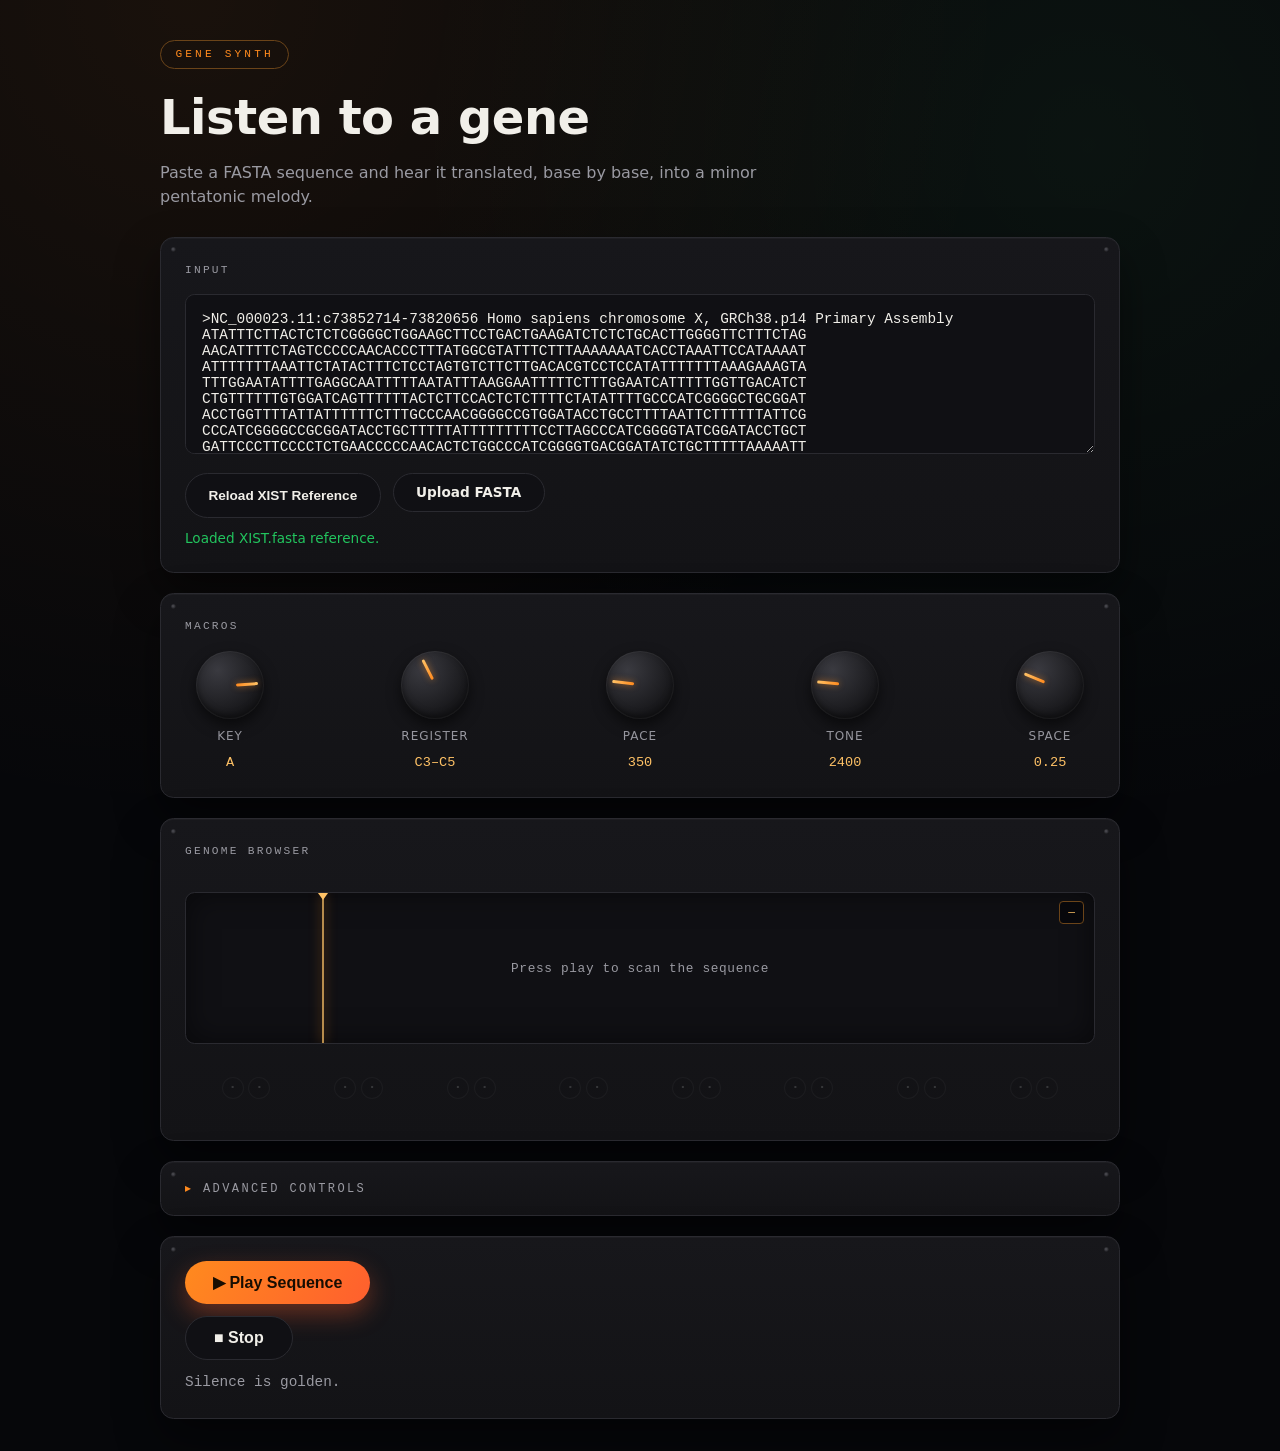
<file: fasta_synth/index.html>
<!DOCTYPE html>
<html lang="en">
<head>
  <meta charset="UTF-8">
  <meta name="viewport" content="width=device-width, initial-scale=1.0">
  <title>Gene Synth — FASTA to Monophonic Synth</title>
  <link rel="stylesheet" href="styles.css">
</head>
<body>
  <div id="mobileReminder" class="mobile-reminder hidden" role="dialog" aria-live="polite" aria-modal="true">
    <div class="mobile-reminder__card">
      <h2>Sound tip for phones</h2>
      <p>Many phones mute Web Audio when the device is in silent or vibrate mode. Flip the hardware mute switch off or raise the ringer volume before you hit play.</p>
      <button id="dismissReminderBtn" type="button">I'm ready to listen</button>
    </div>
  </div>

  <main class="rack">
    <header class="rack-header">
      <div class="rack-header__badge">GENE SYNTH</div>
      <h1>Listen to a gene</h1>
      <p>Paste a FASTA sequence and hear it translated, base by base, into a minor pentatonic melody.</p>
    </header>

    <section class="panel fasta-panel">
      <div class="panel__label">Input</div>
      <textarea id="fastaInput" placeholder=">seq&#10;ACGTTGCA..." spellcheck="false"></textarea>
      <div class="fasta-actions">
        <button id="reloadDefaultBtn" type="button" class="ghost-btn">Reload XIST Reference</button>
        <label class="file-upload ghost-btn">
          <input type="file" id="fastaFile" accept=".fa,.fasta,.fna,.txt">
          <span>Upload FASTA</span>
        </label>
      </div>
      <p id="fastaStatus" class="status-subtle">Loading XIST.fasta...</p>
    </section>

    <section class="panel macro-panel">
      <div class="panel__label">Macros</div>
      <div class="knob-row">

        <div class="knob-unit">
          <div class="knob" data-target="keySelect" data-type="select" tabindex="0">
            <div class="knob__dial"><div class="knob__indicator"></div></div>
          </div>
          <div class="knob__name">Key</div>
          <output for="keySelect" id="keySelectValue" class="knob__value">A</output>
        </div>

        <div class="knob-unit">
          <div class="knob" data-target="registerSelect" data-type="select" tabindex="0">
            <div class="knob__dial"><div class="knob__indicator"></div></div>
          </div>
          <div class="knob__name">Register</div>
          <output for="registerSelect" id="registerSelectValue" class="knob__value">C3–C5</output>
        </div>

        <div class="knob-unit">
          <div class="knob" data-target="noteLength" data-type="range" tabindex="0">
            <div class="knob__dial"><div class="knob__indicator"></div></div>
          </div>
          <div class="knob__name">Pace</div>
          <output for="noteLength" id="noteLengthValue" class="knob__value">350</output>
        </div>

        <div class="knob-unit">
          <div class="knob" data-target="filterCutoff" data-type="range" tabindex="0">
            <div class="knob__dial"><div class="knob__indicator"></div></div>
          </div>
          <div class="knob__name">Tone</div>
          <output for="filterCutoff" id="filterCutoffValue" class="knob__value">2400</output>
        </div>

        <div class="knob-unit">
          <div class="knob" data-target="delayMix" data-type="range" tabindex="0">
            <div class="knob__dial"><div class="knob__indicator"></div></div>
          </div>
          <div class="knob__name">Space</div>
          <output for="delayMix" id="delayMixValue" class="knob__value">0.25</output>
        </div>

      </div>

      <!-- Hidden state-holding controls driven by the knobs above -->
      <div class="knob-hidden-inputs">
        <select id="keySelect">
          <option value="C">C</option>
          <option value="C#">C#</option>
          <option value="D">D</option>
          <option value="D#">D#</option>
          <option value="E">E</option>
          <option value="F">F</option>
          <option value="F#">F#</option>
          <option value="G">G</option>
          <option value="G#">G#</option>
          <option value="A" selected>A</option>
          <option value="A#">A#</option>
          <option value="B">B</option>
        </select>
        <select id="registerSelect">
          <option value="24,48">C1–C3</option>
          <option value="36,60">C2–C4</option>
          <option value="48,72" selected>C3–C5</option>
          <option value="60,84">C4–C6</option>
          <option value="72,96">C5–C7</option>
          <option value="24,96">C1–C7 (wide)</option>
        </select>
        <input type="range" id="noteLength" min="80" max="1500" value="350" step="10">
        <input type="range" id="filterCutoff" min="200" max="12000" value="2400" step="50">
        <input type="range" id="delayMix" min="0" max="1" value="0.25" step="0.01">
      </div>
    </section>

    <section class="panel viz-panel">
      <div class="panel__label">Genome Browser</div>
      <div id="genomeBrowser" class="browser" aria-live="polite">
        <div class="browser__playhead"></div>
        <div class="browser__coord" id="browserCoord">—</div>
        <div class="browser__viewport" id="browserViewport">
          <div class="browser__empty">Press play to scan the sequence</div>
        </div>
      </div>
      <div id="helixVisualizer" class="helix" aria-hidden="true"></div>
    </section>

    <details class="panel advanced-panel">
      <summary>Advanced controls</summary>

      <div class="advanced-grid">
        <div class="control-group">
          <h3>Envelope</h3>
          <div class="control">
            <label for="attack">Attack (s)</label>
            <div class="control-input">
              <input type="range" id="attack" min="0.005" max="1.5" value="0.05" step="0.005">
              <output id="attackValue">0.05</output>
            </div>
          </div>
          <div class="control">
            <label for="decay">Decay (s)</label>
            <div class="control-input">
              <input type="range" id="decay" min="0.01" max="2" value="0.3" step="0.01">
              <output id="decayValue">0.3</output>
            </div>
          </div>
          <div class="control">
            <label for="sustain">Sustain (0-1)</label>
            <div class="control-input">
              <input type="range" id="sustain" min="0" max="1" value="0.6" step="0.01">
              <output id="sustainValue">0.6</output>
            </div>
          </div>
          <div class="control">
            <label for="release">Release (s)</label>
            <div class="control-input">
              <input type="range" id="release" min="0.02" max="3" value="0.4" step="0.01">
              <output id="releaseValue">0.4</output>
            </div>
          </div>
        </div>

        <div class="control-group">
          <h3>Filter &amp; delay detail</h3>
          <div class="control">
            <label for="resonance">Filter resonance (Q)</label>
            <div class="control-input">
              <input type="range" id="resonance" min="0.1" max="20" value="1.2" step="0.1">
              <output id="resonanceValue">1.2</output>
            </div>
          </div>
          <div class="control">
            <label for="delayTime">Delay time (ms)</label>
            <div class="control-input">
              <input type="range" id="delayTime" min="0" max="1500" value="240" step="10">
              <output id="delayTimeValue">240</output>
            </div>
          </div>
          <div class="control">
            <label for="delayFeedback">Delay feedback</label>
            <div class="control-input">
              <input type="range" id="delayFeedback" min="0" max="0.95" value="0.35" step="0.01">
              <output id="delayFeedbackValue">0.35</output>
            </div>
          </div>
          <div class="control">
            <label for="waveformSelect">Waveform</label>
            <select id="waveformSelect">
              <option value="sawtooth" selected>Saw</option>
              <option value="square">Square</option>
              <option value="triangle">Triangle</option>
              <option value="sine">Sine</option>
            </select>
          </div>
        </div>

        <div class="control-group">
          <h3>Motion</h3>
          <div class="control">
            <label for="lfoRate">LFO rate (Hz)</label>
            <div class="control-input">
              <input type="range" id="lfoRate" min="0" max="20" value="0" step="0.1">
              <output id="lfoRateValue">0</output>
            </div>
          </div>
          <div class="control">
            <label for="lfoDepth">LFO depth</label>
            <div class="control-input">
              <input type="range" id="lfoDepth" min="0" max="1" value="0" step="0.01">
              <output id="lfoDepthValue">0</output>
            </div>
          </div>
        </div>

        <div class="control-group">
          <h3>Sequence window</h3>
          <div class="control">
            <label for="maxNotes">Notes to play</label>
            <div class="control-input">
              <input type="number" id="maxNotes" min="4" max="4096" value="1000">
            </div>
          </div>
          <div class="control sequence-window">
            <label>Range (1-based positions)</label>
            <div class="sequence-window__inputs">
              <label>
                Start
                <input type="number" id="sequenceStart" min="1" value="1">
              </label>
              <label>
                End
                <input type="number" id="sequenceEnd" min="1" value="1000">
              </label>
            </div>
          </div>
        </div>
      </div>
    </details>

    <section class="panel transport">
      <button id="playBtn">▶ Play Sequence</button>
      <button id="stopBtn" class="subtle">■ Stop</button>
      <p id="status">Silence is golden.</p>
    </section>
  </main>

  <script src="app.js"></script>
  <script src="knobs.js"></script>
</body>
</html>
</file>
<file: fasta_synth/styles.css>
* {
  box-sizing: border-box;
}

:root {
  --bg-deep: #06070a;
  --bg-mid: #101014;
  --panel-bg: #131316;
  --panel-bg-raised: #17171b;
  --panel-border: #2a2a30;
  --text: #f1efe9;
  --text-dim: #9a9aa2;
  --accent: #ff8a1e;
  --accent-2: #ffc266;
  --accent-dim: #6b4419;
  --led: #6bff8e;
  --mono: "JetBrains Mono", "SFMono-Regular", Consolas, monospace;
  --sans: "Inter", "Segoe UI", system-ui, -apple-system, sans-serif;
  font-family: var(--sans);
  color: var(--text);
  background-color: var(--bg-deep);
  line-height: 1.5;
}

body {
  margin: 0;
  padding: 2rem;
  background:
    radial-gradient(circle at 15% 0%, rgba(255, 138, 30, 0.08), transparent 45%),
    radial-gradient(circle at 85% 10%, rgba(107, 255, 142, 0.05), transparent 40%),
    var(--bg-deep);
}

.mobile-reminder {
  position: fixed;
  inset: 0;
  background: rgba(2, 2, 4, 0.92);
  display: flex;
  align-items: center;
  justify-content: center;
  padding: 2rem;
  z-index: 1000;
}

.mobile-reminder__card {
  background: var(--panel-bg-raised);
  border: 1px solid var(--panel-border);
  border-radius: 1rem;
  padding: 2rem;
  max-width: 420px;
  text-align: center;
  box-shadow: 0 30px 80px rgba(0, 0, 0, 0.6);
}

.mobile-reminder__card h2 {
  margin-top: 0;
  margin-bottom: 0.75rem;
}

.mobile-reminder__card p {
  margin-bottom: 1.5rem;
  color: var(--text-dim);
}

.mobile-reminder__card button {
  background: var(--accent);
  color: #1a1002;
  font-weight: 700;
}

.hidden {
  display: none !important;
}

.rack {
  max-width: 960px;
  margin: 0 auto;
  display: flex;
  flex-direction: column;
  gap: 1.25rem;
}

.rack-header {
  padding: 0.5rem 0 0.5rem;
}

.rack-header__badge {
  display: inline-block;
  font-family: var(--mono);
  font-size: 0.7rem;
  letter-spacing: 0.28em;
  color: var(--accent);
  border: 1px solid var(--accent-dim);
  border-radius: 999px;
  padding: 0.3rem 0.9rem;
  margin-bottom: 0.75rem;
}

.rack-header h1 {
  margin: 0 0 0.5rem;
  font-size: clamp(1.8rem, 4vw, 3rem);
  letter-spacing: -0.01em;
}

.rack-header p {
  margin: 0;
  color: var(--text-dim);
  max-width: 60ch;
}

.panel {
  position: relative;
  background:
    linear-gradient(180deg, var(--panel-bg-raised), var(--panel-bg));
  border: 1px solid var(--panel-border);
  border-radius: 0.85rem;
  padding: 1.5rem;
  box-shadow:
    0 20px 45px rgba(0, 0, 0, 0.45),
    inset 0 1px 0 rgba(255, 255, 255, 0.03);
}

.panel::before,
.panel::after {
  content: "";
  position: absolute;
  top: 0.6rem;
  width: 5px;
  height: 5px;
  border-radius: 50%;
  background: radial-gradient(circle at 35% 35%, #55555c, #1a1a1e);
  box-shadow: inset 0 0 2px rgba(0, 0, 0, 0.8);
}

.panel::before { left: 0.6rem; }
.panel::after { right: 0.6rem; }

.panel__label {
  font-family: var(--mono);
  font-size: 0.7rem;
  letter-spacing: 0.2em;
  text-transform: uppercase;
  color: var(--text-dim);
  margin-bottom: 1rem;
}

label {
  font-weight: 600;
  display: block;
  margin-bottom: 0.4rem;
}

textarea {
  width: 100%;
  min-height: 160px;
  border-radius: 0.6rem;
  border: 1px solid var(--panel-border);
  padding: 1rem;
  font-family: var(--mono);
  font-size: 0.9rem;
  color: var(--text);
  background: var(--bg-mid);
  resize: vertical;
}

textarea:focus,
input:focus,
.knob:focus-visible {
  outline: 2px solid var(--accent);
  outline-offset: 2px;
}

.fasta-actions {
  display: flex;
  flex-wrap: wrap;
  gap: 0.75rem;
  margin-top: 0.75rem;
}

.ghost-btn {
  border-radius: 999px;
  border: 1px solid var(--panel-border);
  background: var(--bg-mid);
  color: var(--text);
  padding: 0.5rem 1.4rem;
  font-size: 0.85rem;
  cursor: pointer;
  transition: transform 150ms ease, border-color 150ms ease;
}

.file-upload {
  position: relative;
  overflow: hidden;
  display: inline-flex;
}

.file-upload input {
  position: absolute;
  inset: 0;
  opacity: 0;
  cursor: pointer;
}

.ghost-btn:hover {
  transform: translateY(-1px);
  border-color: var(--accent-dim);
}

.file-upload span {
  display: inline-flex;
  align-items: center;
  justify-content: center;
}

.status-subtle {
  margin: 0.6rem 0 0;
  color: var(--text-dim);
  font-size: 0.85rem;
}

/* ---------- Macro knob rack ---------- */

.knob-row {
  display: flex;
  flex-wrap: wrap;
  gap: 1.75rem;
  justify-content: space-between;
}

.knob-unit {
  display: flex;
  flex-direction: column;
  align-items: center;
  gap: 0.5rem;
  min-width: 90px;
}

.knob {
  width: 68px;
  height: 68px;
  border-radius: 50%;
  cursor: grab;
  touch-action: none;
  position: relative;
  background:
    radial-gradient(circle at 32% 28%, #3a3a40, #17171a 70%);
  box-shadow:
    0 6px 14px rgba(0, 0, 0, 0.55),
    inset 0 0 0 1px rgba(255, 255, 255, 0.05),
    inset 0 -3px 6px rgba(0, 0, 0, 0.5);
}

.knob::before {
  content: "";
  position: absolute;
  inset: -6px;
  border-radius: 50%;
  border: 1px solid rgba(255, 255, 255, 0.04);
  background:
    conic-gradient(var(--accent) 0deg, var(--accent) 270deg, transparent 270deg, transparent 360deg);
  opacity: 0;
  transition: opacity 150ms ease;
  z-index: -1;
  mask: radial-gradient(farthest-side, transparent calc(100% - 3px), #000 calc(100% - 2px));
  -webkit-mask: radial-gradient(farthest-side, transparent calc(100% - 3px), #000 calc(100% - 2px));
}

.knob.dragging {
  cursor: grabbing;
}

.knob.dragging::before,
.knob:focus-visible::before {
  opacity: 1;
}

.knob__dial {
  position: absolute;
  inset: 0;
  border-radius: 50%;
  transform: rotate(-135deg);
  transition: transform 60ms linear;
}

.knob__indicator {
  position: absolute;
  top: 6px;
  left: 50%;
  width: 3px;
  height: 22px;
  margin-left: -1.5px;
  border-radius: 2px;
  background: linear-gradient(180deg, var(--accent-2), var(--accent));
  box-shadow: 0 0 6px rgba(255, 138, 30, 0.6);
}

.knob__name {
  font-size: 0.75rem;
  letter-spacing: 0.08em;
  text-transform: uppercase;
  color: var(--text-dim);
}

.knob__value {
  font-family: var(--mono);
  font-size: 0.85rem;
  color: var(--accent-2);
  min-width: 4ch;
  text-align: center;
}

.knob-hidden-inputs {
  position: absolute;
  width: 1px;
  height: 1px;
  overflow: hidden;
  clip: rect(0 0 0 0);
  white-space: nowrap;
}

/* ---------- Genome browser + helix ---------- */

.viz-panel {
  display: flex;
  flex-direction: column;
  gap: 1rem;
}

.browser {
  position: relative;
  border-radius: 0.6rem;
  overflow: hidden;
  background: var(--bg-mid);
  border: 1px solid var(--panel-border);
  box-shadow: inset 0 0 30px rgba(0, 0, 0, 0.5);
}

.browser__viewport {
  overflow: hidden;
}

.browser__scroll {
  position: relative;
  transition-property: transform;
  transition-timing-function: linear;
  will-change: transform;
}

.browser__empty {
  display: flex;
  align-items: center;
  justify-content: center;
  height: 150px;
  color: var(--text-dim);
  font-family: var(--mono);
  font-size: 0.8rem;
  letter-spacing: 0.05em;
}

/* Coordinate ruler */
.browser__ruler {
  position: relative;
  height: 24px;
  border-bottom: 1px solid rgba(255, 255, 255, 0.07);
}

.browser__tick {
  position: absolute;
  top: 0;
  bottom: 0;
  border-left: 1px solid rgba(255, 255, 255, 0.14);
}

.browser__tick span {
  position: absolute;
  left: 5px;
  top: 5px;
  font-family: var(--mono);
  font-size: 0.62rem;
  color: var(--text-dim);
  white-space: nowrap;
}

/* Base sequence track */
.browser__bases {
  position: relative;
  height: 30px;
  border-bottom: 1px solid rgba(255, 255, 255, 0.07);
}

.browser__base {
  position: absolute;
  top: 0;
  bottom: 0;
  display: flex;
  align-items: center;
  justify-content: center;
  font-family: var(--mono);
  font-size: 0.85rem;
  font-weight: 700;
  opacity: 0.5;
  transition: opacity 120ms ease, text-shadow 120ms ease;
}

.browser__base.active {
  opacity: 1;
  text-shadow: 0 0 10px currentColor;
}

/* Pitch signal ("wiggle") track */
.browser__signal {
  display: block;
  background: repeating-linear-gradient(
    180deg,
    rgba(255, 255, 255, 0.045) 0 1px,
    transparent 1px 24px
  );
}

.browser__trace {
  fill: none;
  stroke: var(--accent);
  stroke-width: 1.5;
  stroke-linejoin: round;
  vector-effect: non-scaling-stroke;
  filter: drop-shadow(0 0 4px rgba(255, 138, 30, 0.5));
}

/* Fixed playhead + coordinate readout */
.browser__playhead {
  position: absolute;
  left: 15%;
  top: 0;
  bottom: 0;
  width: 2px;
  background: rgba(255, 194, 102, 0.7);
  box-shadow: 0 0 12px rgba(255, 138, 30, 0.6);
  z-index: 3;
}

.browser__playhead::before {
  content: "";
  position: absolute;
  top: 0;
  left: 50%;
  transform: translateX(-50%);
  border-left: 5px solid transparent;
  border-right: 5px solid transparent;
  border-top: 7px solid var(--accent-2);
}

.browser__coord {
  position: absolute;
  right: 10px;
  top: 8px;
  z-index: 4;
  font-family: var(--mono);
  font-size: 0.7rem;
  color: var(--accent-2);
  background: rgba(6, 7, 10, 0.85);
  border: 1px solid var(--accent-dim);
  border-radius: 4px;
  padding: 2px 8px;
  pointer-events: none;
}

.helix {
  position: relative;
  display: grid;
  grid-auto-flow: column;
  gap: 0.4rem;
  padding: 0.5rem;
  overflow: hidden;
  height: 56px;
}

.helix-rung {
  position: relative;
  display: flex;
  align-items: center;
  justify-content: center;
  gap: 0.3rem;
  opacity: 0.15;
  transition: opacity 240ms ease, transform 300ms ease;
  --base-color: #f8fafc;
  --compl-color: #f8fafc;
}

.helix-rung.active {
  opacity: 1;
}

.helix-strand {
  width: 22px;
  height: 22px;
  border-radius: 50%;
  border: 1px solid rgba(248, 250, 252, 0.25);
  background: var(--bg-mid);
  display: flex;
  align-items: center;
  justify-content: center;
  font-size: 0.7rem;
  font-weight: 700;
  color: var(--base-color);
}

.helix-strand.right {
  color: var(--compl-color);
}

.helix-connector {
  display: none;
}

/* ---------- Advanced (details/summary) ---------- */

.advanced-panel {
  padding: 0;
  overflow: hidden;
}

.advanced-panel summary {
  cursor: pointer;
  list-style: none;
  padding: 1.1rem 1.5rem;
  font-family: var(--mono);
  font-size: 0.75rem;
  letter-spacing: 0.2em;
  text-transform: uppercase;
  color: var(--text-dim);
  display: flex;
  align-items: center;
  gap: 0.6rem;
}

.advanced-panel summary::-webkit-details-marker {
  display: none;
}

.advanced-panel summary::before {
  content: "▸";
  color: var(--accent);
  transition: transform 150ms ease;
}

.advanced-panel[open] summary::before {
  transform: rotate(90deg);
}

.advanced-panel[open] summary {
  border-bottom: 1px solid var(--panel-border);
}

.advanced-grid {
  padding: 1.5rem;
  display: grid;
  grid-template-columns: repeat(auto-fit, minmax(220px, 1fr));
  gap: 1.5rem 2rem;
}

.control-group h3 {
  margin: 0 0 0.9rem;
  font-size: 0.8rem;
  letter-spacing: 0.1em;
  text-transform: uppercase;
  color: var(--accent-2);
}

.control-group .control {
  margin-bottom: 0.9rem;
}

.control {
  display: flex;
  flex-direction: column;
  gap: 0.3rem;
}

.control-input {
  display: flex;
  align-items: center;
  gap: 0.5rem;
}

input[type="range"] {
  flex: 1;
  accent-color: var(--accent);
}

output {
  min-width: 3ch;
  text-align: right;
  font-variant-numeric: tabular-nums;
  font-family: var(--mono);
  color: var(--text-dim);
}

input[type="number"] {
  width: 100px;
  border-radius: 0.5rem;
  padding: 0.4rem 0.6rem;
  background: var(--bg-mid);
  border: 1px solid var(--panel-border);
  color: var(--text);
}

select {
  border-radius: 0.5rem;
  border: 1px solid var(--panel-border);
  padding: 0.5rem 0.7rem;
  background: var(--bg-mid);
  color: var(--text);
  font-size: 0.95rem;
}

.sequence-window__inputs {
  display: flex;
  flex-wrap: wrap;
  gap: 0.75rem;
}

.sequence-window__inputs label {
  display: flex;
  flex-direction: column;
  gap: 0.2rem;
  min-width: 100px;
  font-size: 0.85rem;
  color: var(--text-dim);
  font-weight: 400;
}

/* ---------- Transport ---------- */

.transport {
  display: flex;
  flex-direction: column;
  gap: 0.75rem;
  align-items: flex-start;
}

button {
  border: none;
  border-radius: 999px;
  padding: 0.75rem 1.75rem;
  font-size: 1rem;
  font-weight: 600;
  cursor: pointer;
  transition: transform 150ms ease, box-shadow 150ms ease;
}

button#playBtn {
  background: linear-gradient(120deg, var(--accent), #ff5f2e);
  color: #170d02;
  font-weight: 700;
  box-shadow: 0 10px 25px rgba(255, 95, 46, 0.35);
}

button.subtle {
  background: var(--bg-mid);
  color: var(--text);
  border: 1px solid var(--panel-border);
}

button:hover {
  transform: translateY(-2px);
}

button:disabled {
  opacity: 0.6;
  cursor: not-allowed;
  transform: none;
}

#status {
  margin: 0;
  font-family: var(--mono);
  font-size: 0.9rem;
  color: var(--text-dim);
}

@media (max-width: 640px) {
  body {
    padding: 1rem;
  }
  .knob-row {
    justify-content: space-around;
  }
}
</file>
